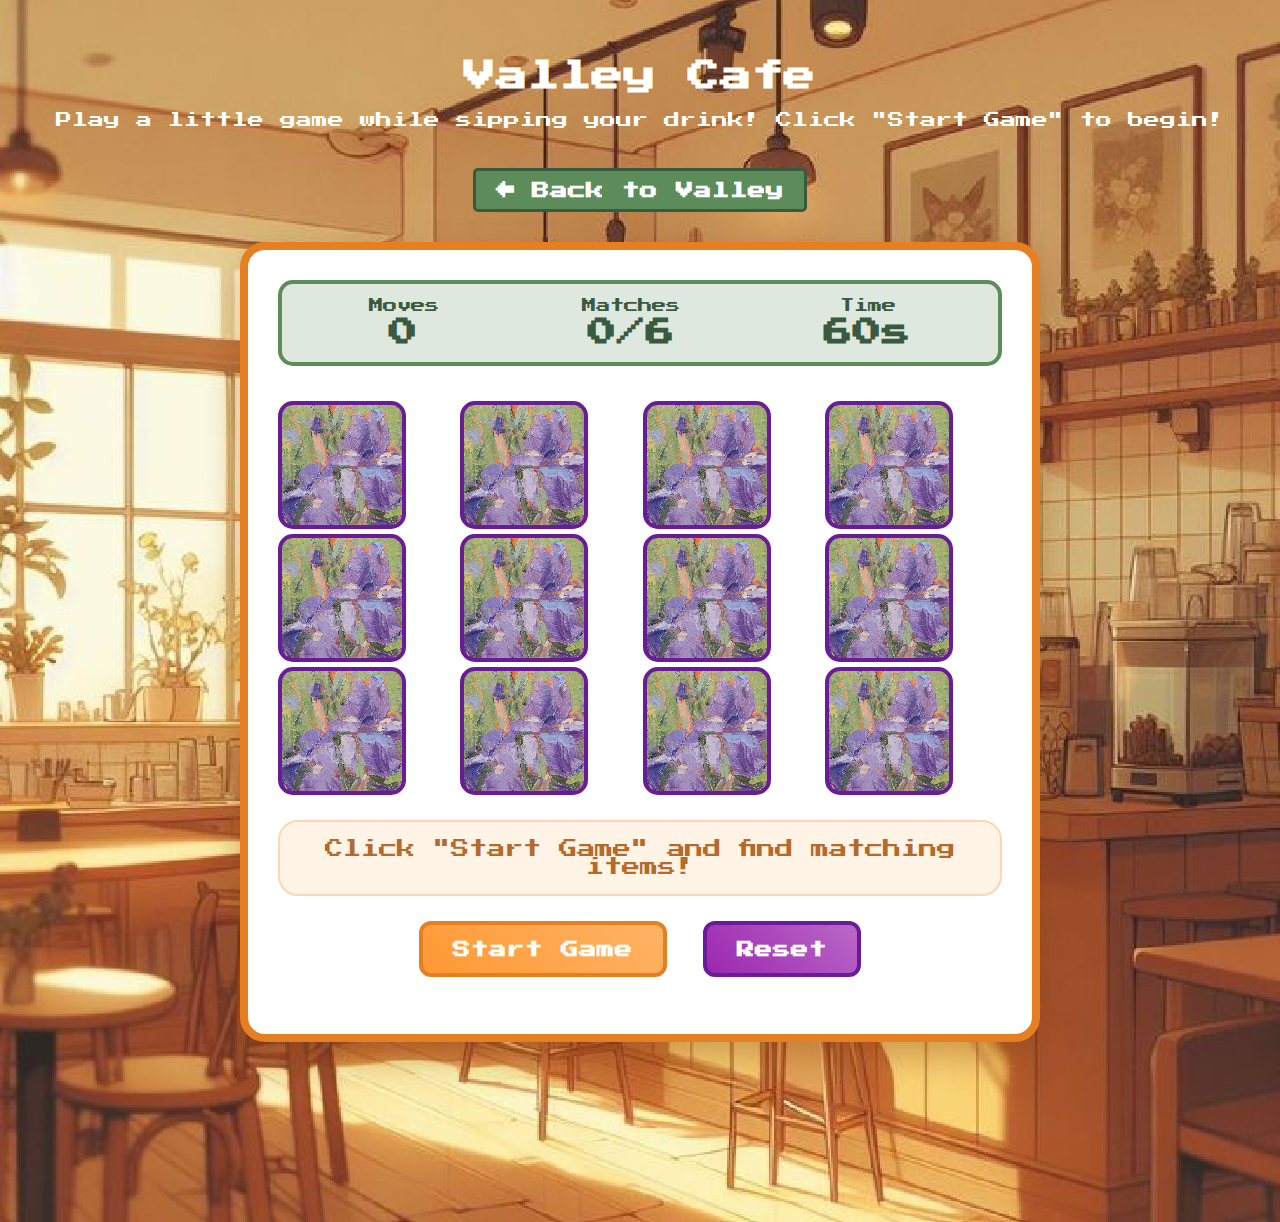
<file: cafe-art.html>
<!DOCTYPE html>
<html>
<head>
    <meta charset="UTF-8">
    <meta name="viewport" content="width=device-width, initial-scale=1.0">
    <title>Cafe</title>
    <link rel="stylesheet" href="css/fonts.css">
    <link rel="stylesheet" href="css/style.css">
    <link rel="stylesheet" href="https://fonts.googleapis.com/css2?family=Press+Start+2P&display=swap">
    <style>
        * {
            margin: 0;
            padding: 0;
            box-sizing: border-box;
        }
        .building-page {
            padding: 20px;
            padding-bottom: 150px;
            text-align: center;
            min-height: 100vh;
            background-image: url(assets/images/buildings/po.jpg);
            background-size: cover;
            background-position: center;
            background-repeat: no-repeat;
            color: white;
        }
        .building-page h1 {
            margin-top: 40px;
            margin-bottom: 20px;
        }
        .back-button {
            margin: 20px;
            margin-top: 40px;
            padding: 10px 20px;
            font-family: 'Press Start 2P', cursive;
            background-color: #5b8c5a;
            border: 3px solid #3a5a40;
            color: white;
            cursor: pointer;
            border-radius: 5px;
        }
        .back-button:hover {
            background-color: #4a7c4a;
        }
        
        .game-container {
            background: white;
            border-radius: 25px;
            padding: 30px;
            border: 8px solid #e67e22;
            box-shadow: 0 15px 35px rgba(139, 69, 19, 0.4);
            max-width: 800px;
            width: 90%;
            max-height: 800px;
            text-align: center;
            margin: 50px auto 30px auto;
            margin-top: 10px;
        }
        
        .header {
            margin-bottom: 50px;
        }
        
        /* h1 {
            color: #8B4513;
            font-size: 2.8rem;
            text-shadow: 3px 3px 0 #d4a574;
            margin-bottom: 10px;
        } */
        
        /* .subtitle {
            color: #a1887f;
            font-size: 1.2rem;
            margin-bottom: 30px;
        } */
        
        .game-info {
            display: flex;
            justify-content: space-around;
            background: rgba(91, 140, 90, 0.2);
            padding: 15px;
            border-radius: 15px;
            margin-bottom: 35px;
            border: 4px solid #5b8c5a;
        }
        
        .info-box {
            text-align: center;
        }
        
        .info-label {
            color: #3a5a40;
            font-size: 0.9rem;
            margin-bottom: 5px;
        }
        
        .info-value {
            color: #3a5a40;
            font-size: 1.8rem;
            font-weight: bold;
        }
        
        .game-board {
            display: grid;
            grid-template-columns: repeat(4, 1fr);
            gap: 5px;
            margin-bottom: 20px;
            perspective: 1000px;
        }
        
        @media (max-width: 600px) {
            .game-board {
                grid-template-columns: repeat(3, 1fr);
            }
        }
        
        .card {
            height: 128px;
            width: 128px;
            border-radius: 15px;
            cursor: pointer;
            position: relative;
            transform-style: preserve-3d;
            transition: transform 0.6s;
            transform: rotateY(0deg);
        }
        
        .card.flipped {
            transform: rotateY(180deg);
        }
        
        .card.matched {
            transform: rotateY(180deg);
            cursor: default;
        }
        
        .card-front, .card-back {
            position: absolute;
            width: 100%;
            height: 100%;
            border-radius: 15px;
            backface-visibility: hidden;
            display: flex;
            justify-content: center;
            align-items: center;
            font-size: 3rem;
            overflow: hidden;
        }
        
        .card-front {
            background: linear-gradient(135deg, #8B4513, #a0522d);
            border: 4px solid #5d4037;
            color: white;
            transform: rotateY(180deg);
            /* padding: 10px; */
        }
        
        .card-front img {
            max-width: 150%;
            max-height: 150%;
            object-fit: cover;
            display: block;
        }
        
        .card-back {
            background: linear-gradient(135deg, #d4a574, #f5e6d3);
            border: 4px solid #6a1b9a;
            color: #8B4513;
            background-image: url(assets/images/cafe_game/2.jpg);
            background-size: cover;
            background-position: center;
            background-repeat: no-repeat;
        }
        
        .controls {
            margin-top: 25px;
        }
        
        button {
            padding: 15px 30px;
            margin: 0 10px;
            border: none;
            border-radius: 12px;
            font-family: inherit;
            font-size: 1.1rem;
            font-weight: bold;
            cursor: pointer;
            transition: all 0.3s ease;
        }
        
        .start-btn {
            background: linear-gradient(45deg, #ff9933, #ffb366);
            color: white;
            border: 4px solid #e67e22;
        }
        
        .start-btn:hover {
            transform: scale(1.05);
            box-shadow: 0 5px 15px rgba(230, 126, 34, 0.4);
        }
        
        .reset-btn {
            background: linear-gradient(45deg, #9c27b0, #ba68c8);
            color: white;
            border: 4px solid #6a1b9a;
        }
        
        .reset-btn:hover {
            transform: scale(1.05);
            box-shadow: 0 5px 15px rgba(156, 39, 176, 0.4);
        }
        
        .message {
            margin-top: 25px;
            padding: 18px;
            background: #fff4e6; /* very light orange/peach */
            border-radius: 20px;
            border: 2px solid #ffd6b3; /* subtle pastel border */
            font-size: 1.15rem;
            color: #b56a2a; /* softened text */
            min-height: 60px;
            display: flex;
            align-items: center;
            justify-content: center;
            opacity: 0;
            transition: opacity 0.6s ease;
        }

        
        .message.show {
            opacity: 1;
        }
        
        .celebration {
            position: fixed;
            top: 0;
            left: 0;
            width: 100%;
            height: 100%;
            pointer-events: none;
            z-index: 1000;
            display: none;
        }
        
        .confetti {
            position: absolute;
            width: 15px;
            height: 15px;
            background: #ff4081;
            animation: fall 5s linear forwards;
        }
        
        @keyframes fall {
            to {
                transform: translateY(100vh) rotate(360deg);
                opacity: 0;
            }
        }
        
        .win-screen {
            position: fixed;
            top: 0;
            left: 0;
            width: 100%;
            height: 100%;
            background: rgba(0, 0, 0, 0.8);
            display: none;
            justify-content: center;
            align-items: center;
            z-index: 2000;
        }
        
        .win-card {
            background: white;
            padding: 40px;
            border-radius: 30px;
            text-align: center;
            max-width: 500px;
            border: 10px solid gold;
            animation: popIn 0.5s ease;
        }
        
        @keyframes popIn {
            0% { transform: scale(0); }
            80% { transform: scale(1.1); }
            100% { transform: scale(1); }
        }
        
        .win-title {
            color: #ff6b00;
            font-size: 3rem;
            margin-bottom: 20px;
            text-shadow: 3px 3px 0 #ffd700;
        }
        
        .win-text {
            color: #5d4037;
            font-size: 1.3rem;
            margin-bottom: 30px;
        }
        
        .love-note {
            color: #e91e63;
            font-style: italic;
            margin-top: 20px;
            font-size: 1.1rem;
        }
    </style>
</head>
<body>
    <div class="building-page">
        <h1>Valley Cafe</h1>
        <p class="subtitle">Play a little game while sipping your drink! Click "Start Game" to begin!</p>

        <button class="back-button" onclick="window.location.href='index.html'">← Back to Valley</button>

        <div class="game-container">
            <div class="game-info">
                <div class="info-box">
                    <div class="info-label">Moves</div>
                    <div class="info-value" id="moves">0</div>
                </div>
                <div class="info-box">
                    <div class="info-label">Matches</div>
                    <div class="info-value" id="matches">0/6</div>
                </div>
                <div class="info-box">
                    <div class="info-label">Time</div>
                    <div class="info-value" id="timer">60s</div>
                </div>
            </div>
            
            <div class="game-board" id="gameBoard"></div>
            
            <div class="message show" id="message">
                Click "Start Game" to begin!
            </div>
            
            <div class="controls">
                <button class="start-btn" onclick="startGame()">Start Game</button>
                <button class="reset-btn" onclick="resetGame()">Reset</button>
            </div>
        </div>
    </div>
    
    <!-- Celebration effects -->
    <div class="celebration" id="celebration"></div>
    
    <!-- Win screen -->
    <div class="win-screen" id="winScreen">
        <div class="win-card">
            <h2 class="win-title">You Did It!</h2>
            <p class="win-text">You found all the matches!</p>
            <p class="win-text">Score: <span id="finalScore">0</span> points</p>
            <p class="win-text">Time: <span id="finalTime">0s</span> remaining</p>
            <div class="controls">
                <button class="reset-btn" onclick="playAgain()">Return</button>
            </div>
            <p class="love-note">Made with love 💖</p>
        </div>
    </div>

    <script>
        // Game configuration
        const gameConfig = {
            totalPairs: 6,
            timeLimit: 60, // seconds
            images: [
                { image: "1c.jpg", name: "babys breath flower" },
                { image: "1y.jpg", name: "iris flower" },
                { image: "2c.jpg", name: "otter" },
                { image: "2y.jpg", name: "hedgehog" },
                { image: "3c.jpg", name: "coffee" },
                { image: "3y.jpg", name: "matcha" },
                { image: "4c.jpg", name: "blue/yellow" },
                { image: "4y.jpg", name: "green/purple" },
                { image: "5c.jpg", name: "carrot cake" },
                { image: "5y.jpg", name: "cheesecake" },
                { image: "6c.jpg", name: "mercury" },
                { image: "6y.jpg", name: "saturn" }
            ]
        };
        
        // Game state
        let gameState = {
            cards: [],
            flippedCards: [],
            matchedPairs: 0,
            moves: 0,
            timeLeft: gameConfig.timeLimit,
            gameActive: false,
            timer: null
        };
        
        // DOM elements
        const elements = {
            gameBoard: document.getElementById('gameBoard'),
            moves: document.getElementById('moves'),
            matches: document.getElementById('matches'),
            timer: document.getElementById('timer'),
            message: document.getElementById('message'),
            celebration: document.getElementById('celebration'),
            winScreen: document.getElementById('winScreen'),
            finalScore: document.getElementById('finalScore'),
            finalTime: document.getElementById('finalTime')
        };
        
        // Initialize game
        function initGame() {
            // Create card pairs
            gameState.cards = [];
            for (let i = 0; i < gameConfig.totalPairs * 2; i+=2) {
                // Add two of each card
                gameState.cards.push({
                    id: i,
                    image: gameConfig.images[i].image,
                    name: gameConfig.images[i].name,
                    matched: false
                });
                gameState.cards.push({
                    id: i,
                    image: gameConfig.images[i+1].image,
                    name: gameConfig.images[i+1].name,
                    matched: false
                });
            }
            
            // Shuffle cards
            shuffleCards();
            
            // Render cards
            renderCards();
            
            // Reset stats
            updateStats();
            
            // Show initial message
            showMessage("Click \"Start Game\" and find matching items!", true);
        }
        
        // Shuffle cards using Fisher-Yates algorithm
        function shuffleCards() {
            for (let i = gameState.cards.length - 1; i > 0; i--) {
                const j = Math.floor(Math.random() * (i + 1));
                [gameState.cards[i], gameState.cards[j]] = [gameState.cards[j], gameState.cards[i]];
            }
        }
        
        // Render cards to the board
        function renderCards() {
            elements.gameBoard.innerHTML = '';
            
            gameState.cards.forEach((card, index) => {
                const cardElement = document.createElement('div');
                cardElement.className = 'card';
                cardElement.dataset.index = index;
                
                cardElement.innerHTML = `
                    <div class="card-front">
                        <img src="assets/images/cafe_game/memory/${card.image}" alt="${card.name}">
                    </div>
                    <div class="card-back"></div>
                `;
                
                cardElement.addEventListener('click', () => handleCardClick(index));
                elements.gameBoard.appendChild(cardElement);
            });
        }
        
        // Handle card click
        function handleCardClick(index) {
            if (!gameState.gameActive) return;
            
            const card = gameState.cards[index];
            const cardElement = elements.gameBoard.children[index];
            
            // Don't allow clicking if card is already flipped or matched
            if (card.matched || gameState.flippedCards.includes(index)) return;
            
            // Don't allow more than 2 cards flipped
            if (gameState.flippedCards.length >= 2) return;
            
            // Flip the card
            cardElement.classList.add('flipped');
            gameState.flippedCards.push(index);
            
            // If two cards are flipped, check for match
            if (gameState.flippedCards.length === 2) {
                gameState.moves++;
                updateStats();
                
                const [firstIndex, secondIndex] = gameState.flippedCards;
                const firstCard = gameState.cards[firstIndex];
                const secondCard = gameState.cards[secondIndex];
                
                if (firstCard.id === secondCard.id) {
                    // Match found!
                    gameState.cards[firstIndex].matched = true;
                    gameState.cards[secondIndex].matched = true;
                    gameState.matchedPairs++;
                    
                    showMessage(`Perfect match! ${firstCard.name} and ${secondCard.name} 🎉`, true);
                    createConfetti();
                    
                    // Check for win
                    setTimeout(() => {
                        if (gameState.matchedPairs === gameConfig.totalPairs) {
                            winGame();
                        }
                    }, 500);
                    
                    // Clear flipped cards
                    gameState.flippedCards = [];
                } else {
                    // No match - flip back after delay
                    showMessage("Not a match! Try again!", true);
                    setTimeout(() => {
                        elements.gameBoard.children[firstIndex].classList.remove('flipped');
                        elements.gameBoard.children[secondIndex].classList.remove('flipped');
                        gameState.flippedCards = [];
                    }, 1000);
                }
            }
        }
        
        // Start game
        function startGame() {
            if (gameState.gameActive) return;
            
            resetGame();
            gameState.gameActive = true;
            
            // Start timer
            gameState.timer = setInterval(() => {
                gameState.timeLeft--;
                elements.timer.textContent = `${gameState.timeLeft}s`;
                
                if (gameState.timeLeft <= 0) {
                    endGame(false);
                }
            }, 1000);
            
            showMessage("Game started!", true);
        }
        
        // Reset game
        function resetGame() {
            clearInterval(gameState.timer);
            
            gameState = {
                cards: [],
                flippedCards: [],
                matchedPairs: 0,
                moves: 0,
                timeLeft: gameConfig.timeLimit,
                gameActive: false,
                timer: null
            };
            
            initGame();
            elements.winScreen.style.display = 'none';
        }
        
        // Win game
        function winGame() {
            clearInterval(gameState.timer);
            gameState.gameActive = false;
            
            // Calculate score
            const score = Math.max(0, gameState.timeLeft * 10 + (gameConfig.totalPairs * 20) - (gameState.moves * 5));
            
            // Update final score display
            elements.finalScore.textContent = score;
            elements.finalTime.textContent = gameState.timeLeft;
            
            // Show win screen
            setTimeout(() => {
                elements.winScreen.style.display = 'flex';
                createConfetti(50);
            }, 1000);
            
            showMessage("🎉 You won! 🎉", true);
        }
        
        // End game (time's up)
        function endGame(win) {
            clearInterval(gameState.timer);
            gameState.gameActive = false;
            
            if (!win) {
                showMessage("Time's up! Try again! ⏰", true);
                // Flip all cards to show solution
                setTimeout(() => {
                    gameState.cards.forEach((card, index) => {
                        elements.gameBoard.children[index].classList.add('flipped');
                    });
                }, 1000);
            }
        }
        
        // Update game stats display
        function updateStats() {
            elements.moves.textContent = gameState.moves;
            elements.matches.textContent = `${gameState.matchedPairs}/${gameConfig.totalPairs}`;
            elements.timer.textContent = `${gameState.timeLeft}s`;
        }
        
        // Show message
        function showMessage(text, show = true) {
            elements.message.textContent = text;
            if (show) {
                elements.message.classList.add('show');
                setTimeout(() => {
                    elements.message.classList.remove('show');
                }, 10000);
            }
        }
        
        // Create confetti effect
        function createConfetti(count = 20) {
            elements.celebration.innerHTML = '';
            elements.celebration.style.display = 'block';
            
            for (let i = 0; i < count; i++) {
                const confetti = document.createElement('div');
                confetti.className = 'confetti';
                confetti.style.left = Math.random() * 100 + 'vw';
                confetti.style.background = getRandomColor();
                confetti.style.animationDelay = Math.random() * 2 + 's';
                confetti.style.width = Math.random() * 20 + 10 + 'px';
                confetti.style.height = Math.random() * 20 + 10 + 'px';
                confetti.style.borderRadius = Math.random() > 0.5 ? '50%' : '0';
                
                elements.celebration.appendChild(confetti);
                
                // Remove confetti after animation
                setTimeout(() => {
                    confetti.remove();
                    if (elements.celebration.children.length === 0) {
                        elements.celebration.style.display = 'none';
                    }
                }, 5000);
            }
        }
        
        // Get random color for confetti
        function getRandomColor() {
            const colors = ['#ff4081', '#ff9800', '#4CAF50', '#2196F3', '#9c27b0', '#ffeb3b'];
            return colors[Math.floor(Math.random() * colors.length)];
        }
        
        // Play again
        function playAgain() {
            elements.winScreen.style.display = 'none';
            resetGame();
            startGame();
        }
        
        // Initialize on load
        window.addEventListener('DOMContentLoaded', initGame);
    </script>
</body>
</html>
</file>
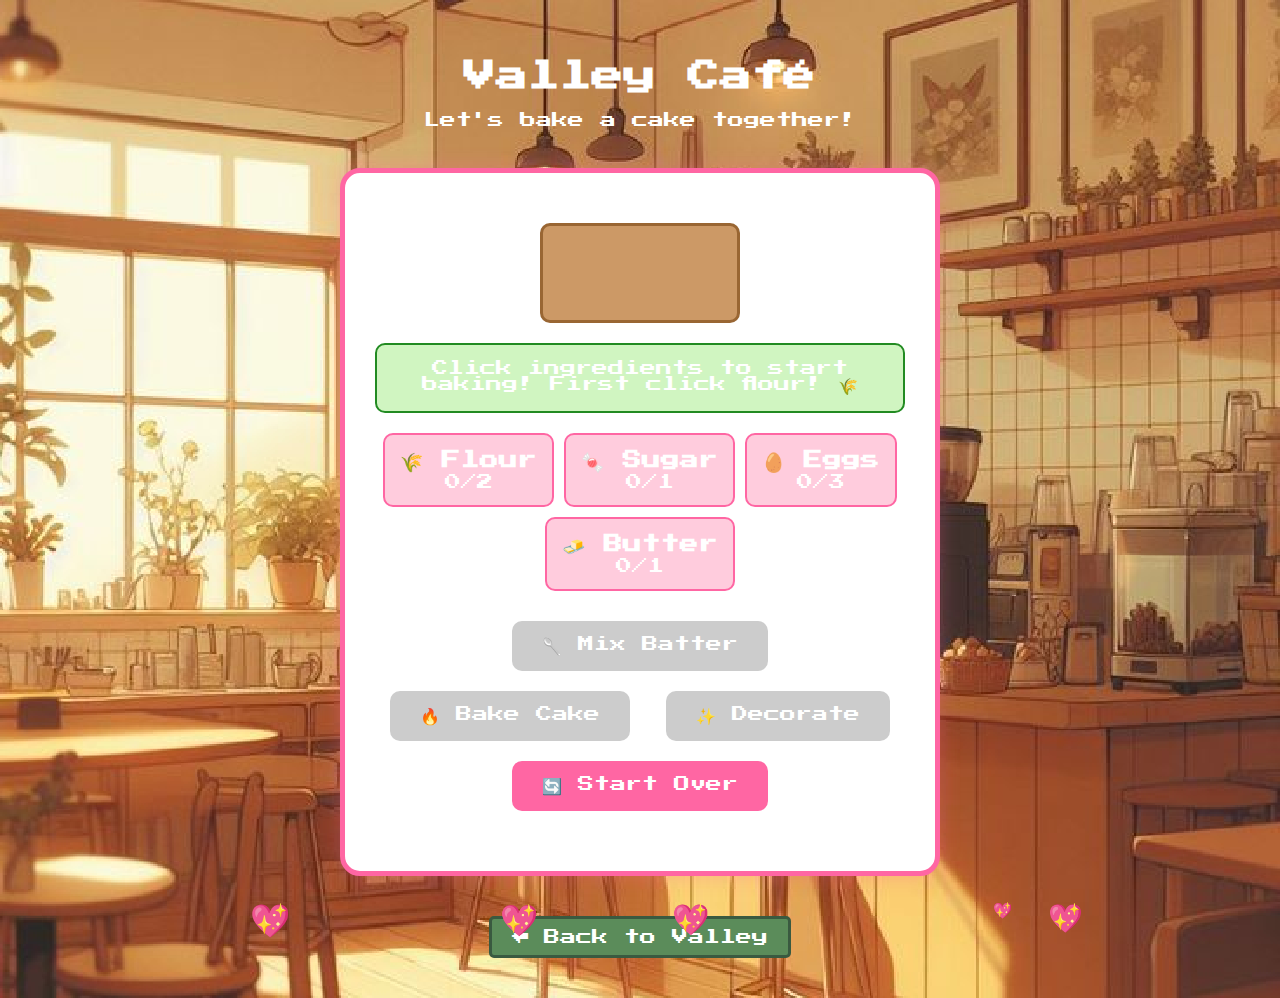
<file: cafe-bakery.html>
<!DOCTYPE html>
<html>
<head>
    <meta charset="UTF-8">
    <meta name="viewport" content="width=device-width, initial-scale=1.0">
    <title>Vinyl Store - Yige's and Carl's Valley</title>
    <link rel="stylesheet" href="css/fonts.css">
    <link rel="stylesheet" href="css/style.css">
    <link rel="stylesheet" href="https://fonts.googleapis.com/css2?family=Press+Start+2P&display=swap">
    <style>
        .building-page {
            padding: 20px;
            text-align: center;
            min-height: 100vh;
            background-image: url(assets/images/buildings/po.jpg);
            background-size: cover;
            background-position: center;
            background-repeat: no-repeat;
            color: white;
        }
        .building-page h1 {
            margin-top: 40px;
            margin-bottom: 20px;
        }

        .container {
            max-width: 600px;
            margin: 0 auto;
            margin-top: 40px;
            background: white;
            padding: 30px;
            border-radius: 20px;
            border: 5px solid #ff66a3;
            box-shadow: 0 0 20px rgba(255, 102, 163, 0.3);
        }

        .back-btn {
            margin: 20px;
            margin-top: 40px;
            padding: 10px 20px;
            font-family: 'Press Start 2P', cursive;
            background-color: #5b8c5a;
            border: 3px solid #3a5a40;
            color: white;
            cursor: pointer;
            border-radius: 5px;
        }
        .back-btn:hover {
            background-color: #4a7c4a;
        }
        
        .cake-area {
            width: 200px;
            height: 100px;
            background: #cc9966;
            margin: 20px auto;
            border-radius: 10px;
            border: 3px solid #996633;
            position: relative;
            overflow: hidden;
        }
        
        .cake-batter {
            position: absolute;
            bottom: 0;
            width: 100%;
            height: 0%;
            background: #f5e6d3;
            transition: height 0.5s;
        }
        
        .ingredients {
            display: flex;
            justify-content: center;
            flex-wrap: wrap;
            gap: 10px;
            margin: 20px 0;
        }
        
        .ingredient {
            padding: 15px;
            background: #ffccdd;
            border-radius: 10px;
            border: 2px solid #ff66a3;
            cursor: pointer;
            min-width: 100px;
            transition: transform 0.3s;
        }
        
        .ingredient:hover {
            transform: scale(1.05);
            background: #ffd9e6;
        }
        
        .ingredient:active {
            transform: scale(0.95);
        }
        
        .buttons {
            margin: 20px 0;
        }
        
        button {
            padding: 15px 30px;
            margin: 10px;
            border: none;
            border-radius: 10px;
            background: #ff66a3;
            color: white;
            font-size: 16px;
            cursor: pointer;
            transition: background 0.3s;
        }
        
        button:hover {
            background: #ff3385;
        }
        
        button:disabled {
            background: #cccccc;
            cursor: not-allowed;
        }
        
        .message {
            margin: 20px 0;
            padding: 15px;
            background: #d0f5c1;
            border-radius: 10px;
            border: 2px solid #228B22;
            min-height: 60px;
            display: flex;
            align-items: center;
            justify-content: center;
        }
        
        .proposal {
            display: none;
            margin-top: 30px;
            padding: 20px;
            background: #fff0f5;
            border-radius: 15px;
            border: 3px solid #ff66a3;
            animation: fadeIn 1s;
        }
        
        .proposal-buttons {
            display: flex;
            justify-content: center;
            gap: 20px;
            margin-top: 20px;
        }
        
        .proposal-btn {
            padding: 20px 40px;
            font-size: 18px;
            min-width: 150px;
        }
        
        .yes-btn {
            background: #4CAF50;
        }
        
        .yes-btn:hover {
            background: #45a049;
        }
        
        .no-btn {
            background: #2196F3;
        }
        
        .no-btn:hover {
            background: #1976D2;
        }
        
        @keyframes fadeIn {
            from { opacity: 0; }
            to { opacity: 1; }
        }
        
        .heart {
            position: fixed;
            pointer-events: none;
            animation: float 2s linear forwards;
        }
        
        @keyframes float {
            0% {
                transform: translateY(0) rotate(0deg);
                opacity: 1;
            }
            100% {
                transform: translateY(-100px) rotate(360deg);
                opacity: 0;
            }
        }
        
        /* .emoji, h1, h3, button, .message, .proposal, .proposal-btn {
            font-family: 'Arial', 'Apple Color Emoji', 'Segoe UI Emoji', 'Noto Color Emoji', sans-serif;
        } */
    </style>
</head>
<body>
    <div class="building-page">
        <h1>Valley Café</h1>
        <p>Let's bake a cake together!</p>
        
        <div class="container">
            <div class="cake-area">
                <div class="cake-batter" id="cakeBatter"></div>
            </div>
            
            <div class="message" id="message">
                Click the ingredients to add them to the cake!
            </div>
            
            <div class="ingredients">
                <div class="ingredient" data-type="flour" onclick="addIngredient('flour')">
                    <h3>🌾 Flour</h3>
                    <div id="flourCount">0/2</div>
                </div>
                <div class="ingredient" data-type="sugar" onclick="addIngredient('sugar')">
                    <h3>🍬 Sugar</h3>
                    <div id="sugarCount">0/1</div>
                </div>
                <div class="ingredient" data-type="eggs" onclick="addIngredient('eggs')">
                    <h3>🥚 Eggs</h3>
                    <div id="eggsCount">0/3</div>
                </div>
                <div class="ingredient" data-type="butter" onclick="addIngredient('butter')">
                    <h3>🧈 Butter</h3>
                    <div id="butterCount">0/1</div>
                </div>
            </div>
            
            <div class="buttons">
                <button id="mixBtn" onclick="mixBatter()" disabled>🥄 Mix Batter</button>
                <button id="bakeBtn" onclick="bakeCake()" disabled>🔥 Bake Cake</button>
                <button id="decorateBtn" onclick="decorateCake()" disabled>✨ Decorate</button>
                <button onclick="resetGame()">🔄 Start Over</button>
            </div>
            
            <div class="proposal" id="proposal">
                <h2 onclick="sayYes()">Well done!</h2>

            </div>
        </div>
        <button class="back-btn" onclick="window.location.href='index.html'">← Back to Valley</button>
    </div>

    <script>
        // Game state
        let flour = 0;
        let sugar = 0;
        let eggs = 0;
        let butter = 0;
        let step = 1; // 1: add ingredients, 2: mix, 3: bake, 4: decorate, 5: proposal
        
        // Update ingredient counter
        function updateCount(type, count) {
            document.getElementById(type + 'Count').textContent = count + '/' + 
                (type === 'flour' ? '2' : type === 'sugar' ? '1' : type === 'eggs' ? '3' : '1');
        }
        
        // Add ingredient
        function addIngredient(type) {
            if (step !== 1) return;
            
            let max = type === 'flour' ? 2 : type === 'sugar' ? 1 : type === 'eggs' ? 3 : 1;
            let current = type === 'flour' ? flour : type === 'sugar' ? sugar : type === 'eggs' ? eggs : butter;
            
            if (current < max) {
                // Check if we can add this ingredient (simple order: flour → sugar → eggs → butter)
                if (type === 'sugar' && flour < 2) {
                    showMessage("Add flour first! 🌾");
                    return;
                }
                if (type === 'eggs' && sugar < 1) {
                    showMessage("Add sugar first! 🍬");
                    return;
                }
                if (type === 'butter' && eggs < 3) {
                    showMessage("Add eggs first! 🥚");
                    return;
                }
                
                // Add the ingredient
                if (type === 'flour') flour++;
                if (type === 'sugar') sugar++;
                if (type === 'eggs') eggs++;
                if (type === 'butter') butter++;
                
                updateCount(type, type === 'flour' ? flour : type === 'sugar' ? sugar : type === 'eggs' ? eggs : butter);
                createHeart('💖');
                
                // Update cake batter height
                let total = flour + sugar + eggs + butter;
                let maxTotal = 7; // 2 + 1 + 3 + 1
                let height = (total / maxTotal) * 100;
                document.getElementById('cakeBatter').style.height = height + '%';
                
                // Check if all ingredients are added
                if (flour === 2 && sugar === 1 && eggs === 3 && butter === 1) {
                    showMessage("All ingredients added! Click 'Mix Batter'! 🥄");
                    document.getElementById('mixBtn').disabled = false;
                    step = 2;
                } else {
                    showMessage("Great! Keep adding ingredients! ✨");
                }
            }
        }
        
        // Mix batter
        function mixBatter() {
            if (step !== 2) return;
            
            showMessage("Mixing the batter with love... 💕");
            document.getElementById('mixBtn').disabled = true;
            
            // Animate mixing
            let height = 0;
            let interval = setInterval(() => {
                height += 10;
                document.getElementById('cakeBatter').style.height = height + '%';
                
                if (height >= 100) {
                    clearInterval(interval);
                    showMessage("Perfect batter! Click 'Bake Cake'! 🔥");
                    document.getElementById('bakeBtn').disabled = false;
                    step = 3;
                    createHeart('✨', 10);
                }
            }, 100);
        }
        
        // Bake cake
        function bakeCake() {
            if (step !== 3) return;
            
            showMessage("Baking the cake... This will take a moment! ⏰");
            document.getElementById('bakeBtn').disabled = true;
            
            // Change cake color to baked
            setTimeout(() => {
                document.getElementById('cakeBatter').style.background = '#d2a679';
                showMessage("Cake is baked! Click 'Decorate'! ✨");
                document.getElementById('decorateBtn').disabled = false;
                step = 4;
                createHeart('🎂', 8);
            }, 2000);
        }
        
        // Decorate cake
        function decorateCake() {
            if (step !== 4) return;
            
            showMessage("Adding decorations... Making it extra special! 💝");
            document.getElementById('decorateBtn').disabled = true;
            
            // Add decorations
            setTimeout(() => {
                document.getElementById('cakeBatter').style.background = 'linear-gradient(to top, #d2a679, #ffccdd)';
                showMessage("Beautiful! Our cake is complete! 🎂");
                step = 5;
                createHeart('💝', 15);
                
                // Show proposal after delay
                setTimeout(() => {
                    document.getElementById('proposal').style.display = 'block';
                    showMessage("💕");
                    celebrate();
                }, 1500);
            }, 2000);
        }
        
        // celebration
        function celebrate() {            
            // Celebration hearts
            for (let i = 0; i < 50; i++) {
                setTimeout(() => {
                    createHeart(['💖', '💕', '🎉', '🎂'][Math.floor(Math.random() * 4)]);
                }, i * 100);
            }
        }
        
        // Reset game
        function resetGame() {
            flour = 0;
            sugar = 0;
            eggs = 0;
            butter = 0;
            step = 1;
            
            // Reset UI
            updateCount('flour', 0);
            updateCount('sugar', 0);
            updateCount('eggs', 0);
            updateCount('butter', 0);
            
            document.getElementById('cakeBatter').style.height = '0%';
            document.getElementById('cakeBatter').style.background = '#f5e6d3';
            
            document.getElementById('mixBtn').disabled = true;
            document.getElementById('bakeBtn').disabled = true;
            document.getElementById('decorateBtn').disabled = true;
            
            document.getElementById('proposal').style.display = 'none';
            document.querySelector('.yes-btn').disabled = false;
            document.querySelector('.no-btn').disabled = false;
            document.querySelector('.yes-btn').style.display = 'block';
            document.querySelector('.yes-btn').textContent = 'YES! 💖';
            document.querySelector('.no-btn').textContent = 'Maybe later? 😊';
            
            showMessage("Let's bake another cake together! Click ingredients to start! 💕");
        }
        
        // Show message
        function showMessage(text) {
            document.getElementById('message').innerHTML = text;
        }
        
        // Create floating hearts
        function createHeart(emoji, count = 3) {
            for (let i = 0; i < count; i++) {
                let heart = document.createElement('div');
                heart.className = 'heart';
                heart.innerHTML = emoji;
                heart.style.left = Math.random() * window.innerWidth + 'px';
                heart.style.top = window.innerHeight + 'px';
                heart.style.fontSize = (Math.random() * 20 + 15) + 'px';
                
                document.body.appendChild(heart);
                
                setTimeout(() => {
                    heart.remove();
                }, 2000);
            }
        }
        
        // Initialize
        showMessage("Click ingredients to start baking! First click flour! 🌾");
        createHeart('💖', 5);
    </script>
</body>
</html>
</file>
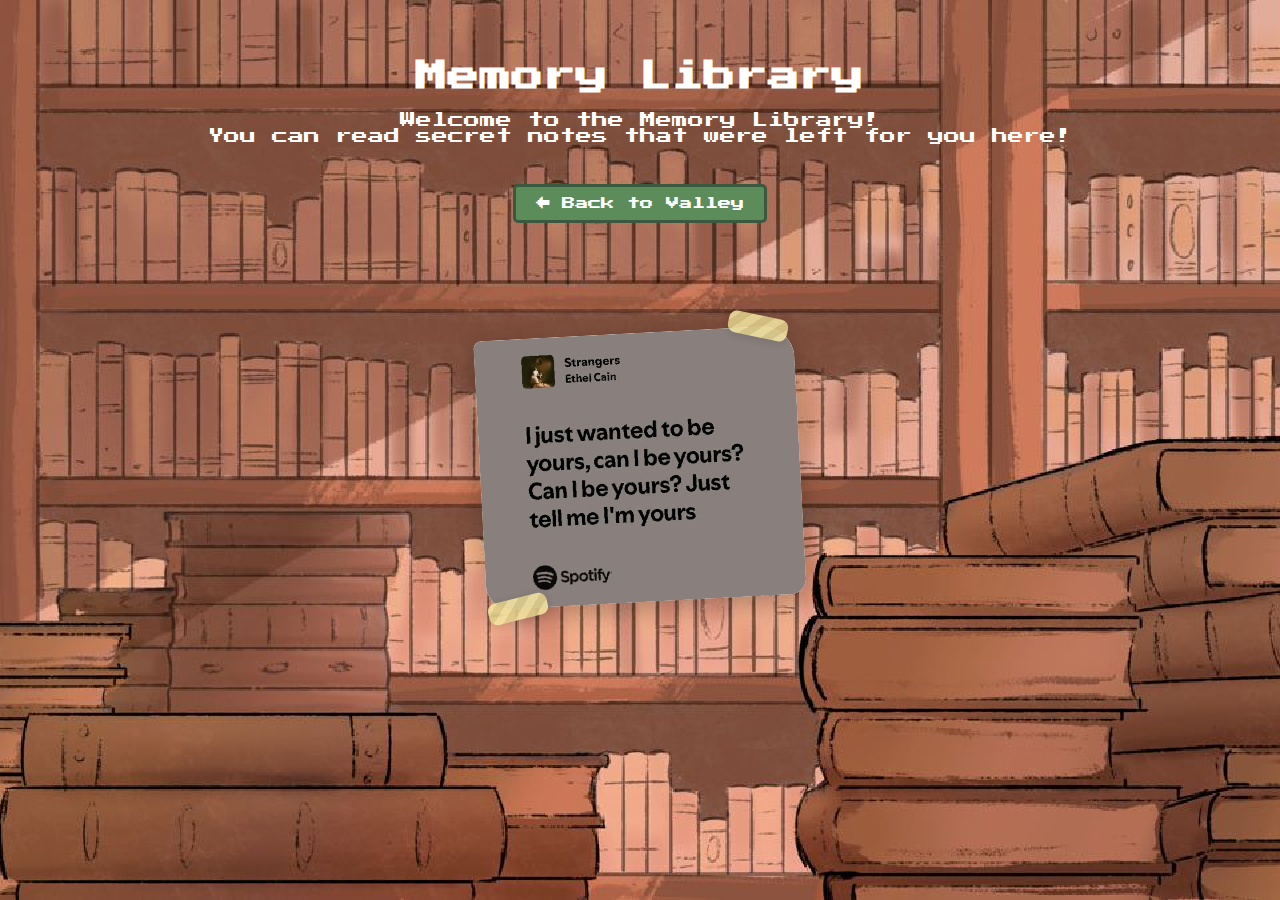
<file: memory-library.html>
<!DOCTYPE html>
<html lang="en">
<head>
    <meta charset="UTF-8">
    <meta name="viewport" content="width=device-width, initial-scale=1.0">
    <title>Vinyl Store - Yige's and Carl's Valley</title>
    <link rel="stylesheet" href="css/fonts.css">
    <link rel="stylesheet" href="css/style.css">
    <link rel="stylesheet" href="https://fonts.googleapis.com/css2?family=Press+Start+2P&display=swap">
    <style>
        .building-page {
            padding: 20px;
            text-align: center;
            min-height: 100vh;
            background-image: url(assets/images/buildings/ml.jpg);
            background-size: cover;
            background-position: center;
            background-repeat: no-repeat;
            color: white;
        }
        .building-page h1 {
            margin-top: 40px;
            margin-bottom: 20px;
        }
        .back-button {
            margin: 20px;
            margin-top: 40px;
            padding: 10px 20px;
            font-family: 'Press Start 2P', cursive;
            background-color: #5b8c5a;
            border: 3px solid #3a5a40;
            color: white;
            cursor: pointer;
            border-radius: 5px;
        }
        .back-button:hover {
            background-color: #4a7c4a;
        }
    </style>
</head>
<body>
    <div class="building-page">
        <h1>Memory Library</h1>
        <p>Welcome to the Memory Library!</p>
        <p>You can read secret notes that were left for you here!</p>
        <button class="back-button" onclick="window.location.href='index.html'">← Back to Valley</button>
        <!-- Pictures -->
        <div style="margin: 32px auto; margin-top: 90px; margin-bottom: 60px; max-width: 320px; position: relative;">
            <!-- Tape: Top Right -->
            <div style="
                position: absolute;
                right: 12px;
                top: -18px;
                transform: rotate(12deg);
                width: 60px;
                height: 22px;
                background: repeating-linear-gradient(135deg, #f7e7a3 0 8px, #e2d18c 8px 16px);
                border-radius: 8px;
                box-shadow: 0 2px 8px rgba(0,0,0,0.12);
                opacity: 0.85;
                z-index: 2;
            "></div>
            <!-- Tape: Bottom Left -->
            <div style="
                position: absolute;
                left: 8px;
                bottom: -18px;
                transform: rotate(-14deg);
                width: 60px;
                height: 22px;
                background: repeating-linear-gradient(135deg, #f7e7a3 0 8px, #e2d18c 8px 16px);
                border-radius: 8px;
                box-shadow: 0 2px 8px rgba(0,0,0,0.12);
                opacity: 0.85;
                z-index: 2;
            "></div>
            <img src="assets/images/tokens/note.jpg" alt="Secret Note" style="
                width:100%;
                max-width:320px;
                border-radius: 8px 32px 16px 24px;
                box-shadow: 0 8px 24px rgba(0,0,0,0.25), 0 1px 0 #fff inset;
                background: #fffbe8;
                transform: rotate(-3deg);
                display: block;
            ">
        </div>
    </div>
</body>
</html>
</file>
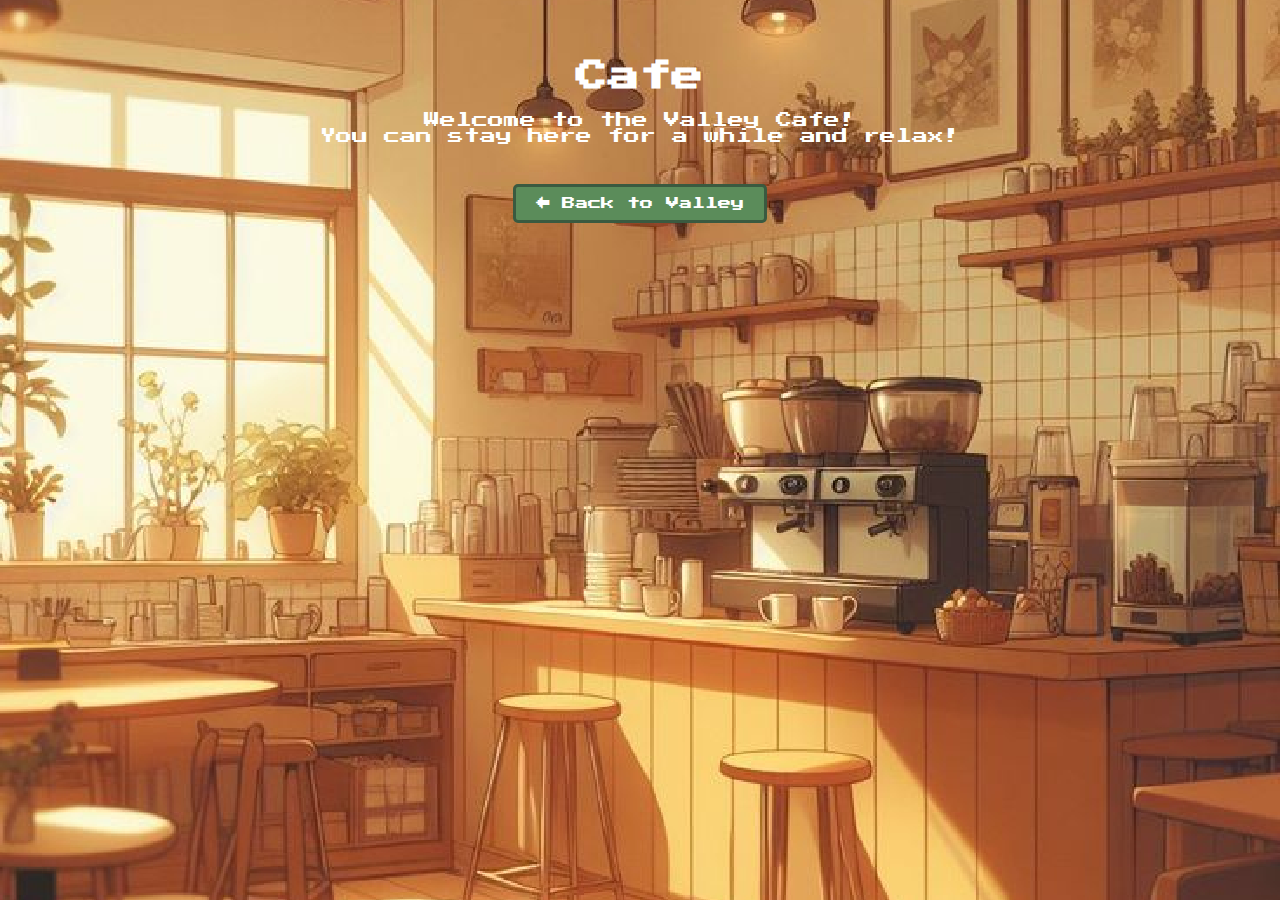
<file: post-office.html>
<!DOCTYPE html>
<html lang="en">
<head>
    <meta charset="UTF-8">
    <meta name="viewport" content="width=device-width, initial-scale=1.0">
    <title>Vinyl Store - Yige's and Carl's Valley</title>
    <link rel="stylesheet" href="css/fonts.css">
    <link rel="stylesheet" href="css/style.css">
    <link rel="stylesheet" href="https://fonts.googleapis.com/css2?family=Press+Start+2P&display=swap">
    <style>
        .building-page {
            padding: 20px;
            text-align: center;
            min-height: 100vh;
            background-image: url(assets/images/buildings/po.jpg);
            background-size: cover;
            background-position: center;
            background-repeat: no-repeat;
            color: white;
        }
        .building-page h1 {
            margin-top: 40px;
            margin-bottom: 20px;
        }
        .back-button {
            margin: 20px;
            margin-top: 40px;
            padding: 10px 20px;
            font-family: 'Press Start 2P', cursive;
            background-color: #5b8c5a;
            border: 3px solid #3a5a40;
            color: white;
            cursor: pointer;
            border-radius: 5px;
        }
        .back-button:hover {
            background-color: #4a7c4a;
        }
    </style>
</head>
<body>
    <div class="building-page">
        <h1>Cafe</h1>
        <p>Welcome to the Valley Cafe!</p>
        <p>You can stay here for a while and relax!</p>
        <button class="back-button" onclick="window.location.href='index.html'">← Back to Valley</button>
        <!-- Letter -->
        
    </div>
</body>
</html>
</file>
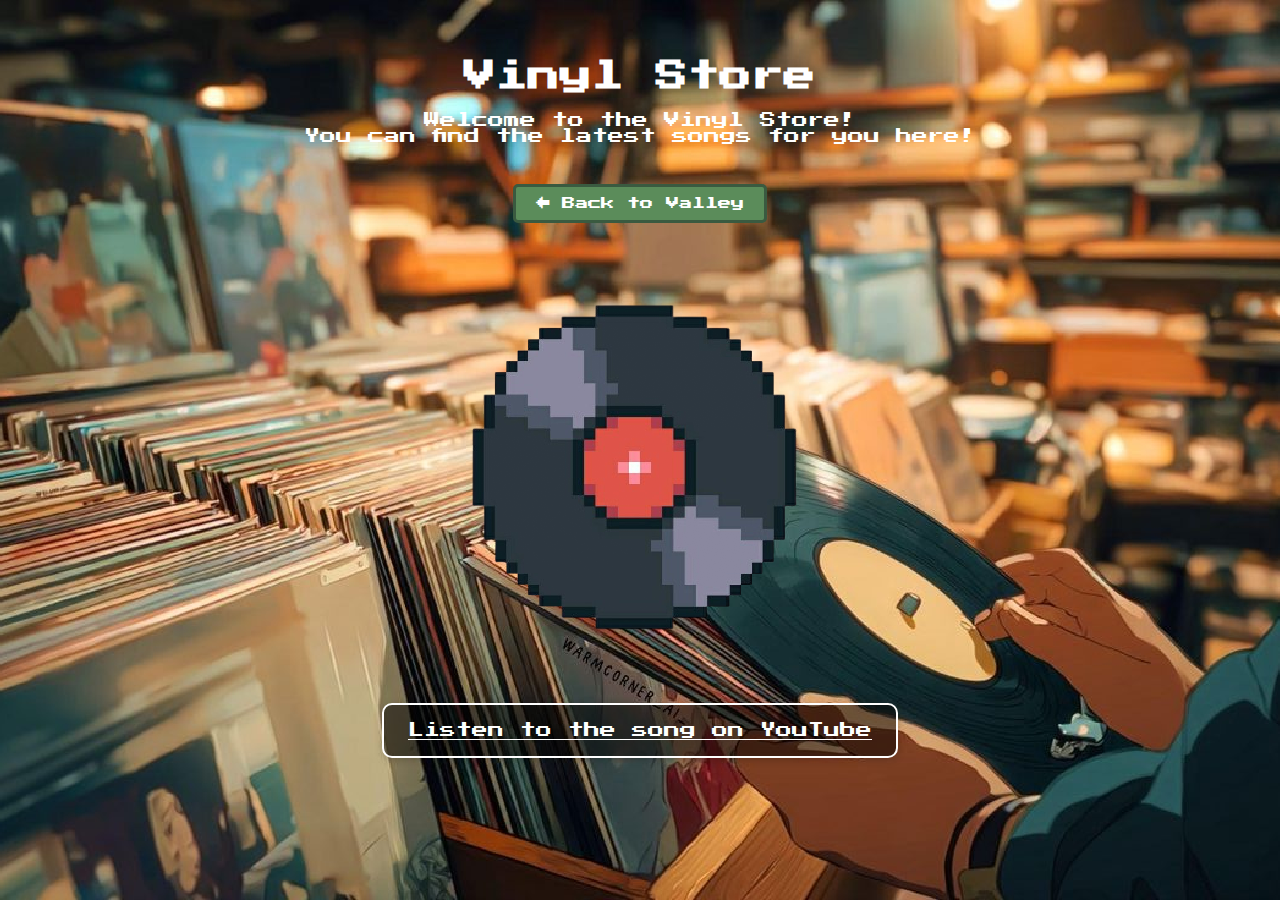
<file: vinyl-store.html>
<!DOCTYPE html>
<html lang="en">
<head>
    <meta charset="UTF-8">
    <meta name="viewport" content="width=device-width, initial-scale=1.0">
    <title>Vinyl Store - Yige's and Carl's Valley</title>
    <link rel="stylesheet" href="css/fonts.css">
    <link rel="stylesheet" href="css/style.css">
    <link rel="stylesheet" href="https://fonts.googleapis.com/css2?family=Press+Start+2P&display=swap">
    <style>
        body {
            overflow-y: auto !important;
            height: auto !important;
        }
        .building-page {
            padding: 20px;
            text-align: center;
            min-height: 100vh;
            background-image: url(assets/images/buildings/vs.jpg);
            background-size: cover;
            background-position: center;
            background-repeat: no-repeat;
            color: white;
        }
        .building-page h1 {
            margin-top: 40px;
            margin-bottom: 20px;
        }
        .back-button {
            margin: 20px;
            margin-top: 40px;
            padding: 10px 20px;
            font-family: 'Press Start 2P', cursive;
            background-color: #5b8c5a;
            border: 3px solid #3a5a40;
            color: white;
            cursor: pointer;
            border-radius: 5px;
        }
        .back-button:hover {
            background-color: #4a7c4a;
        }
        
        .vinyl-spin {
            animation: vinylSpin 3s linear infinite;
            display: inline-block;
        }
        
        @keyframes vinylSpin {
            from {
                transform: rotate(0deg);
            }
            to {
                transform: rotate(360deg);
            }
        }
    </style>
</head>
<body>
    <div class="building-page">
        <h1>Vinyl Store</h1>
        <p>Welcome to the Vinyl Store!</p>
        <p>You can find the latest songs for you here!</p>
        <button class="back-button" onclick="window.location.href='index.html'">← Back to Valley</button>
        <!-- YouTube Video Link -->
        <div style="margin: 0 auto 20px auto; margin-top: 20px; max-width: 560px;">
            <img src="assets/images/buildings/platte.png" alt="Platte" class="vinyl-spin" style="width:75%; height:auto; vertical-align:middle;">
        </div>
        <div style="margin: 0 auto 40px auto; max-width: 560px;">
            <a href="https://youtu.be/0w7yp5M85v8" target="_blank" style="
                display: inline-block;
                color: #fff;
                font-size: 1em;
                line-height: 1.2em;
                text-decoration: underline;
                background: rgba(0,0,0,0.5);
                border: 2px solid #fff;
                border-radius: 10px;
                padding: 16px 24px;
                box-shadow: 0 2px 8px rgba(0,0,0,0.2);
            ">Listen to the song on YouTube</a>
        </div>
    </div>
</body>
</html>
</file>
<file: css/fonts.css>
/* Fonts for Stardew Valley aesthetic */
@font-face {
    font-family: 'Stardew';
    src: url('../assets/fonts/stardew-font.ttf') format('truetype');
}

/* Fallback to pixel fonts */
* {
    font-family: 'Press Start 2P', cursive, monospace;
}

.game-title {
    font-family: 'Stardew', 'Press Start 2P', cursive;
    text-shadow: 3px 3px 0 #3a5a40;
}
</file>
<file: css/style.css>
* {
    margin: 0;
    padding: 0;
    box-sizing: border-box;
    image-rendering: pixelated;
    image-rendering: -moz-crisp-edges;
    image-rendering: crisp-edges;
}

body {
    /* background-color: #0c5818; */
    overflow: hidden;
    height: 100vh;
    font-family: 'Press Start 2P', cursive;
}

.game-container {
    width: 100%;
    height: 100vh;
    position: relative;
}

.game-header {
    text-align: center;
    padding: 20px;
    background-color: rgba(91, 140, 90, 0.9);
    border-bottom: 5px solid #3a5a40;
}

.game-title {
    color: #fff;
    font-size: 2.5rem;
    letter-spacing: 2px;
    text-shadow: 3px 3px 0 #3a5a40;
}

.game-world {
    position: relative;
    width: 100%;
    height: calc(100vh - 120px);
    overflow: hidden;
}

.valley-background {
    position: absolute;
    top: 0;
    left: 0;
    width: 100%;
    height: 100%;
    background-image: url(../assets/images/background/background.jpg);
    z-index: 1;
}
/*     background: linear-gradient(to bottom, #87CEEB 0%, #87CEEB 30%, #5b8c5a 30%, #5b8c5a 70%, #8B4513 70%);
*/

/* Character */
.character {
    position: absolute;
    width: 145px;
    height: 145px;
    background-image: url('../assets/images/character/hedgehog-down.png');
    background-size: contain;
    background-repeat: no-repeat;
    z-index: 10;
    top: 50%;
    left: 50%;
    transform: translate(-50%, -50%);
    transition: transform 0.15s;
}

/* Buildings */
.building {
    position: absolute;
    width: 256px;
    height: 256px;
    cursor: pointer;
    z-index: 5;
    background-size: contain;
    background-repeat: no-repeat;
    transition: transform 0.3s, filter 0.3s;
    filter: drop-shadow(3px 3px 0 rgba(0,0,0,0.3));
}

.building:hover {
    transform: scale(1.05) translateX(-5%);
    filter: drop-shadow(5px 5px 0 rgba(0,0,0,0.3)) brightness(1.1);
}

.building-label {
    position: absolute;
    bottom: -40px;
    left: 50%;
    transform: translateX(-50%);
    background-color: rgba(255, 255, 255, 0.9);
    padding: 5px 10px;
    border-radius: 5px;
    border: 2px solid #3a5a40;
    font-size: 0.8rem;
    white-space: nowrap;
    color: #3a5a40;
}

/* Building positions */
.vinyl-store {
    /* background-color: #d4a574; /* Placeholder color
    border: 4px solid #8B4513; */
    left: 15%;
    top: 30%;
    background-image: url('../assets/images/buildings/vinyl-store.png');
}

.memory-library {
    /* background-color: #aec6cf; /* Placeholder color
    border: 4px solid #3a5a40; */
    right: 15%;
    top: 30%;
    background-image: url('../assets/images/buildings/memory-library.png');
}

.post-office {
    /* background-color: #ffcccb; /* Placeholder color
    border: 4px solid #b5651d; */
    left: 50%;
    bottom: 10%;
    margin-left: -128px;
    background-image: url('../assets/images/buildings/post-office.png');
}

/* Building placeholders - replace with actual images */
.vinyl-store::before,
.memory-library::before,
.post-office::before {
    font-size: 64px;
    position: absolute;
    top: 30%;
    left: 50%;
    transform: translate(-50%, -50%);
}

/* .vinyl-store::before { content: "💿"; }
.memory-library::before { content: "📚"; }
.post-office::before { content: "📮"; } */

/* Instructions */
.instructions {
    position: absolute;
    bottom: 20px;
    right: 20px;
    background-color: rgba(255, 255, 255, 0.9);
    padding: 15px;
    border-radius: 10px;
    border: 3px solid #3a5a40;
    z-index: 20;
    font-size: 0.8rem;
    line-height: 1.5;
    color: #3a5a40;
}

.instructions p {
    margin: 5px 0;
}

.otter {
    position: absolute;
    width: 188px;
    height: 188px;
    left: 50%;
    top: 5%;
    background-image: url(../assets/images/character/otter.png);
    background-size: contain;
    background-repeat: no-repeat;
    cursor: pointer;
    margin-left: -100px;
    z-index: 8;
}

.otter:hover {
    transform: scale(1.05) translateX(-5%);
    filter: drop-shadow(5px 5px 0 rgba(0,0,0,0.3)) brightness(1.1);
}
</file>
